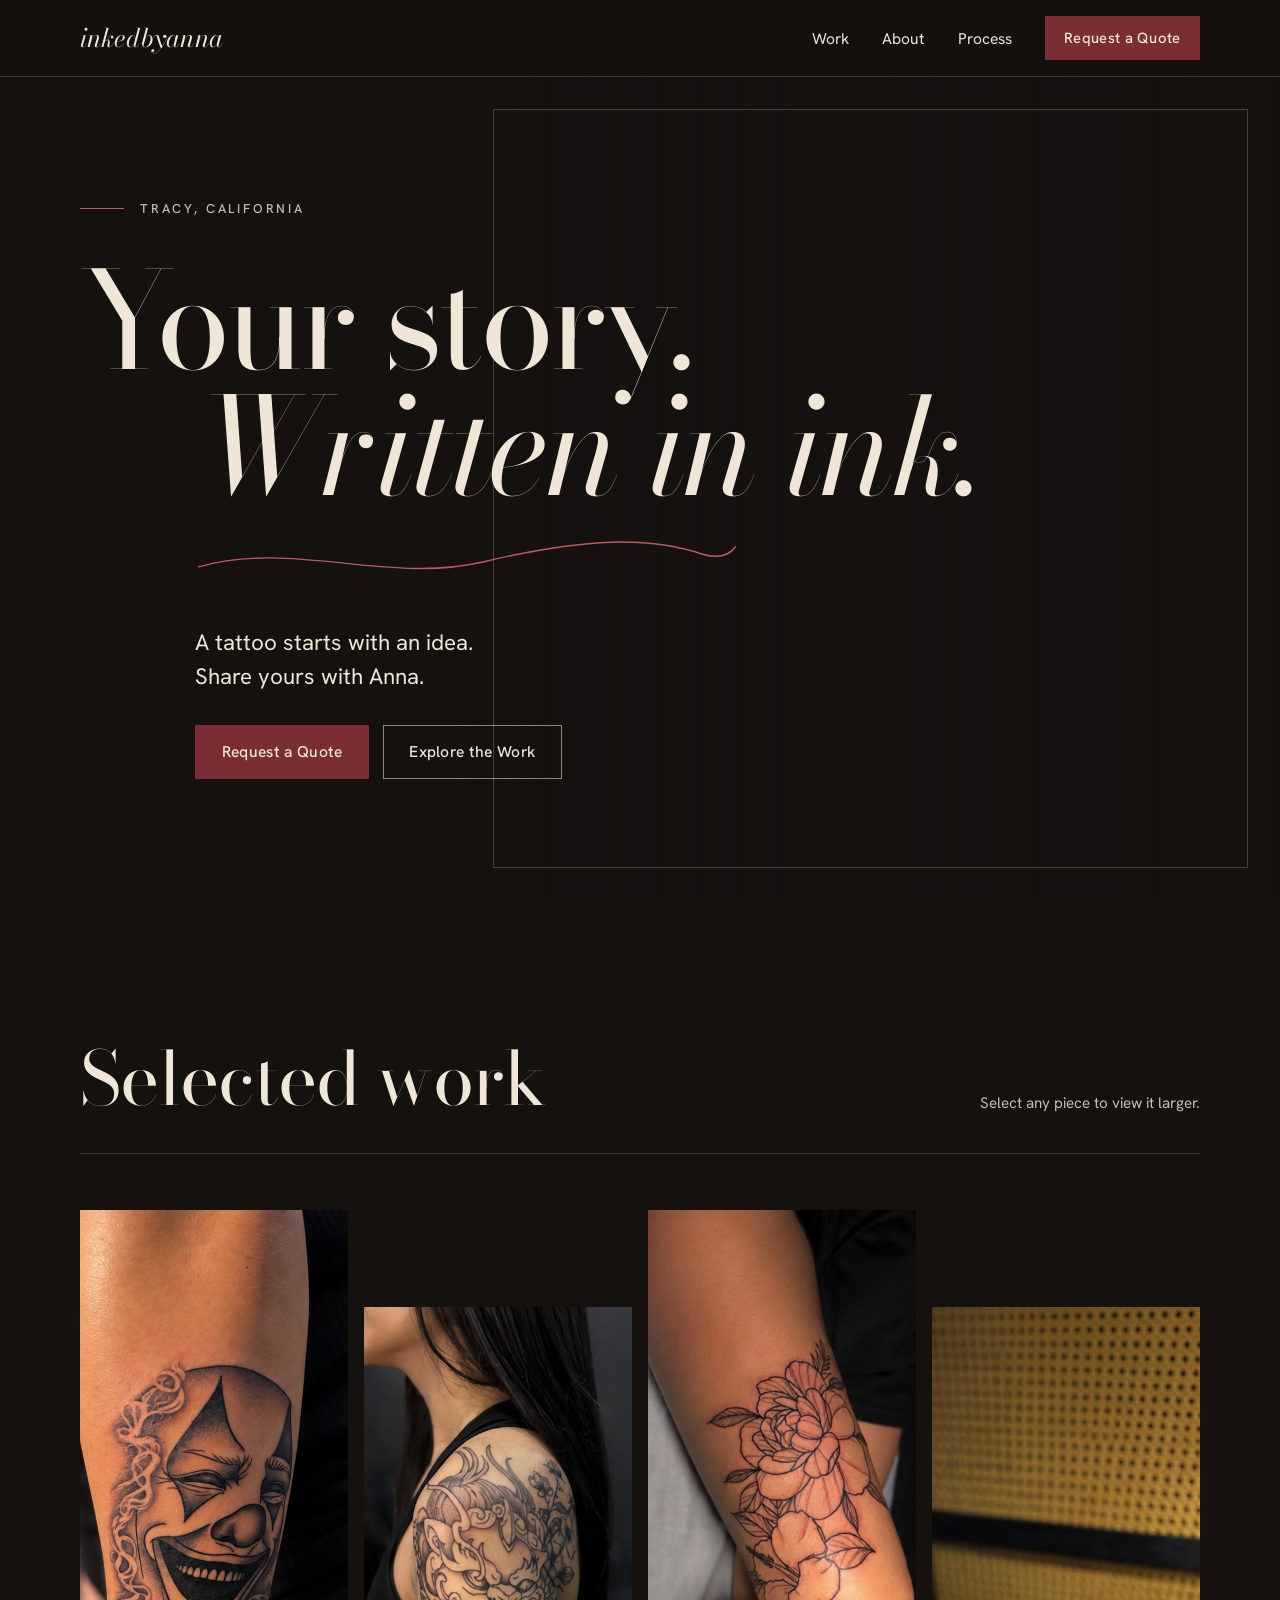
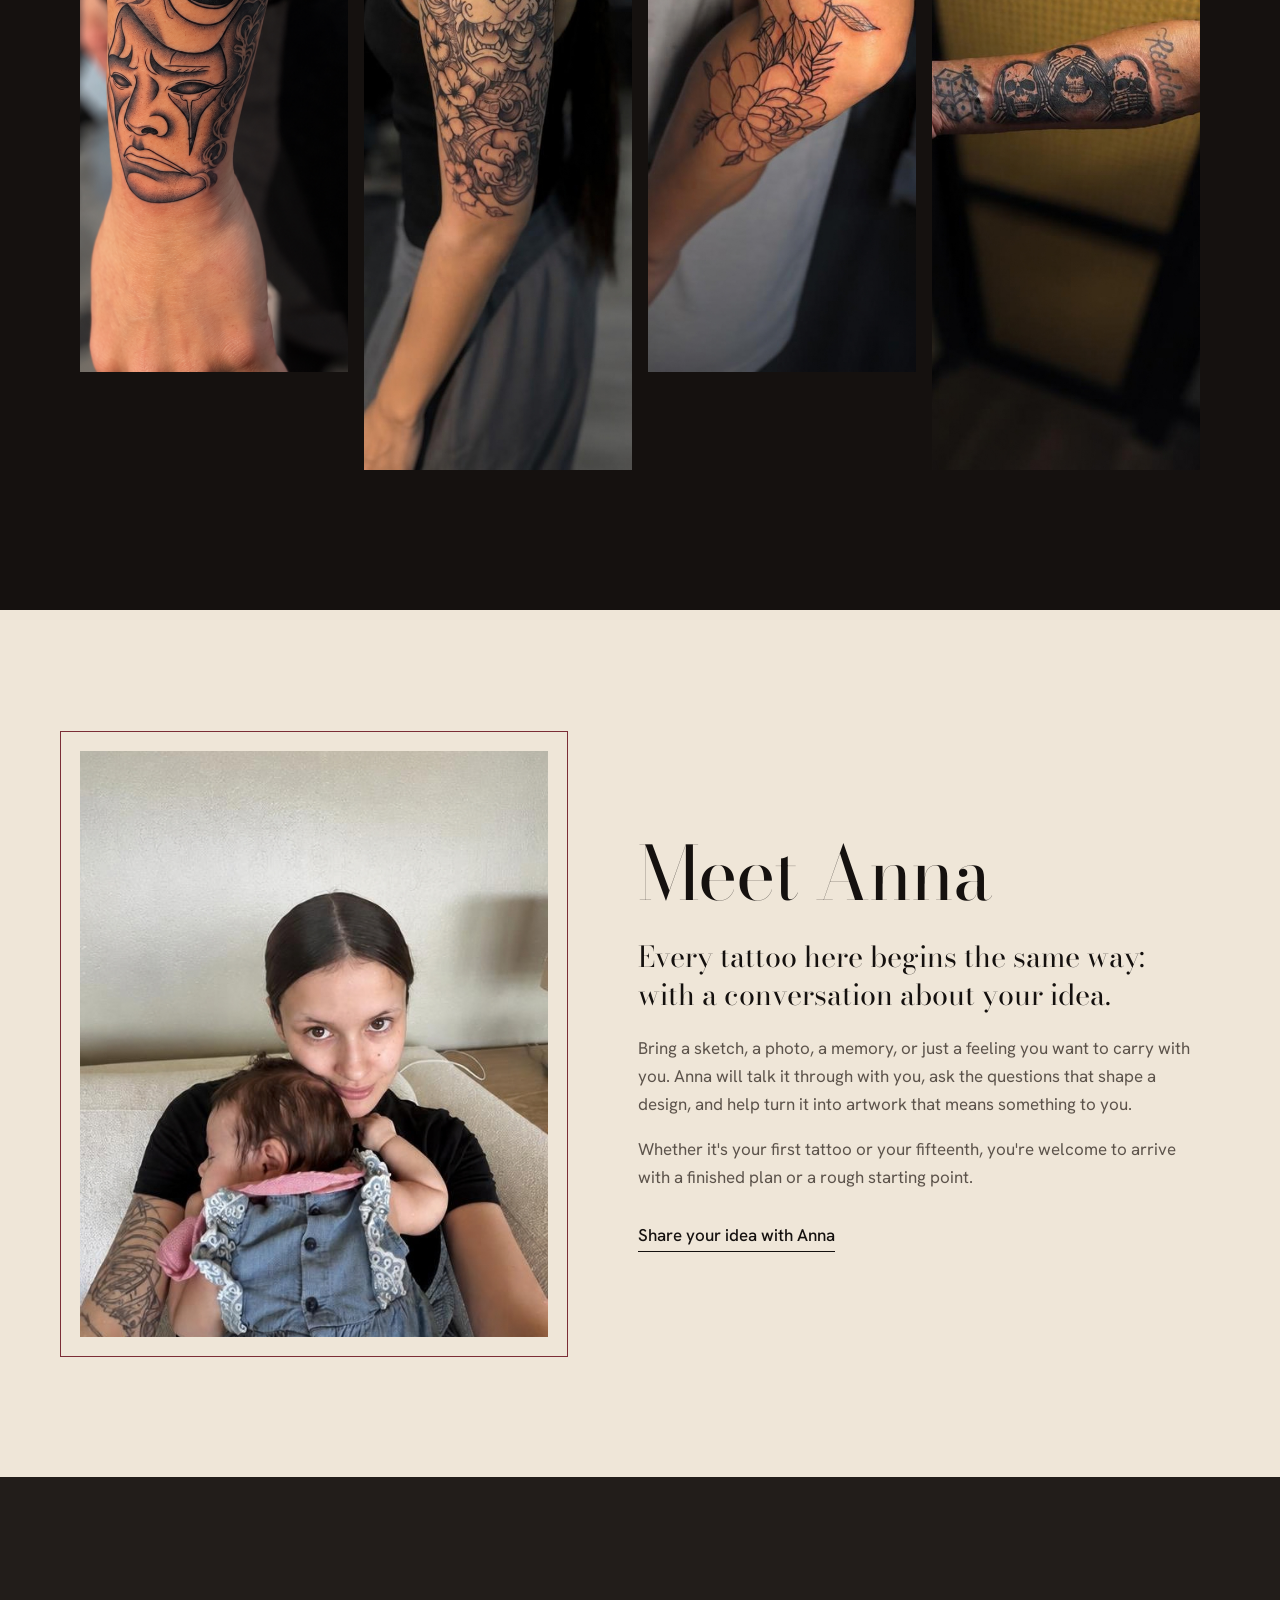
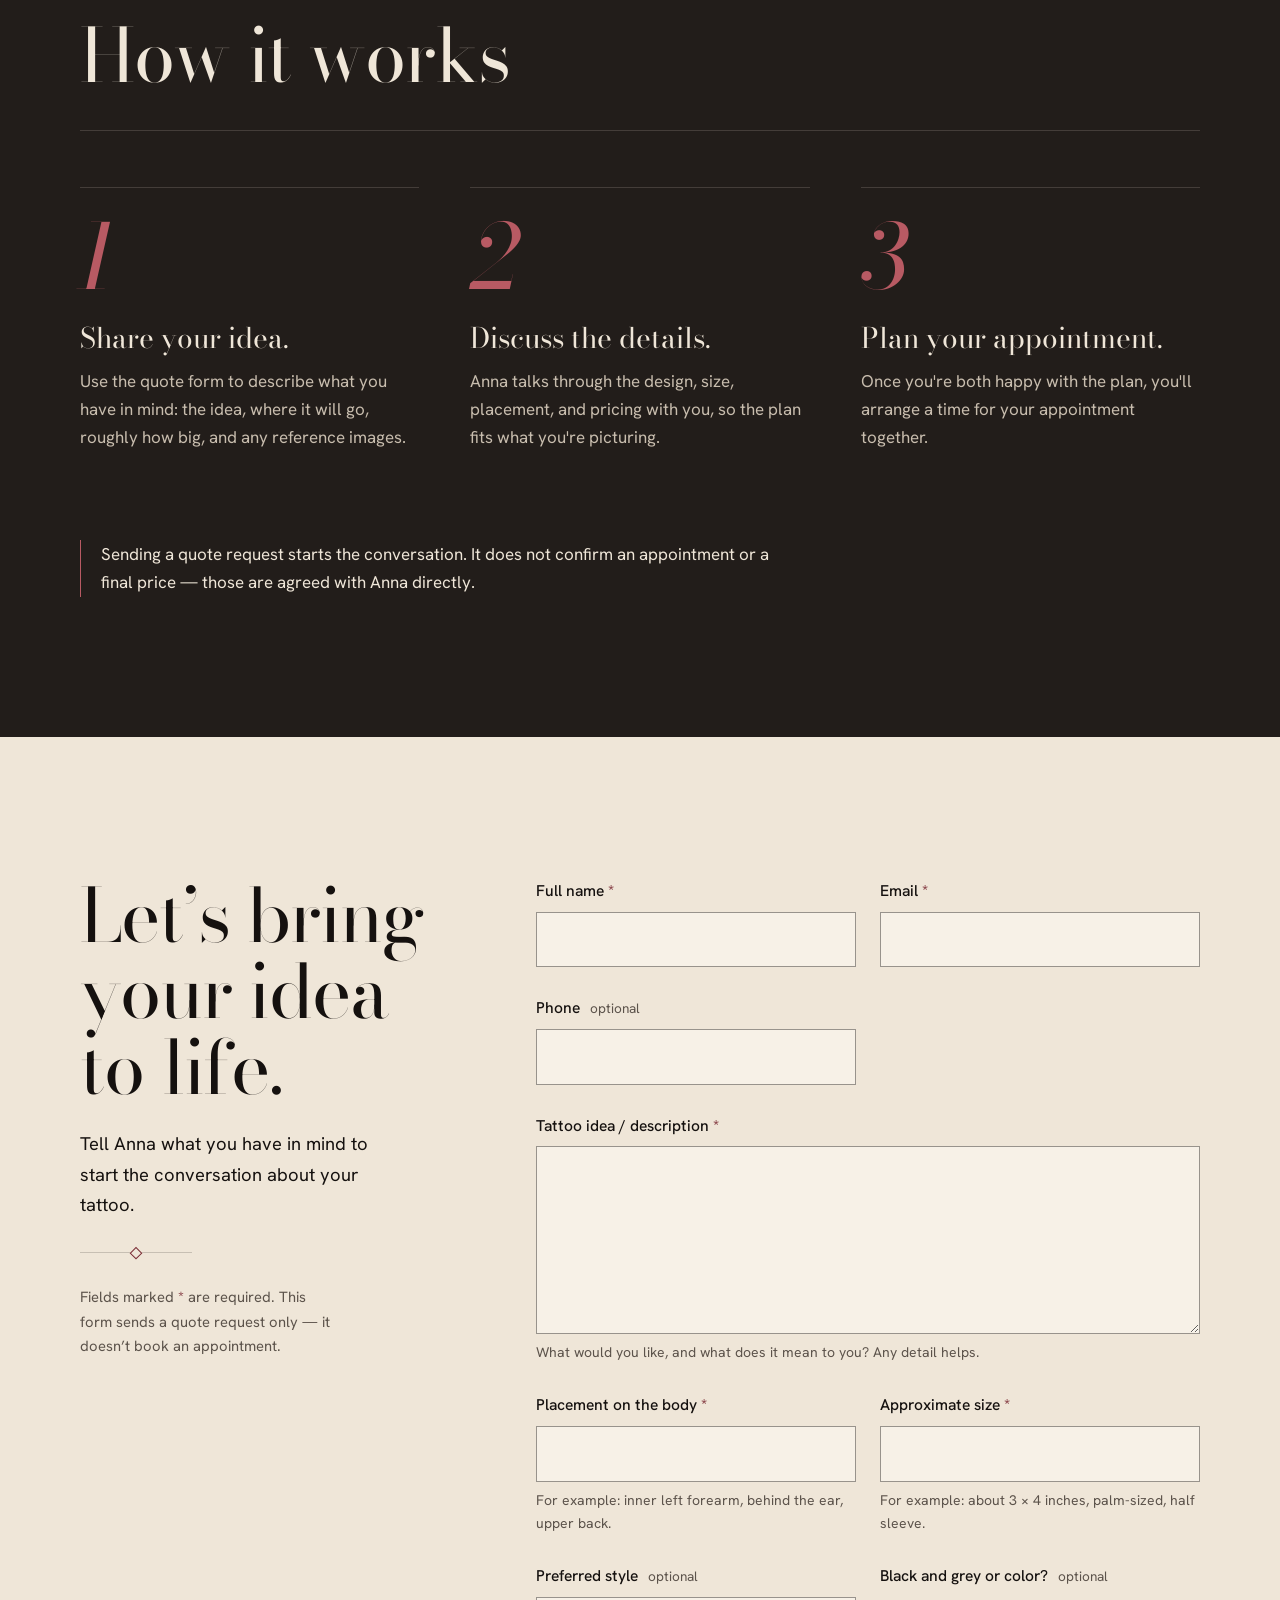
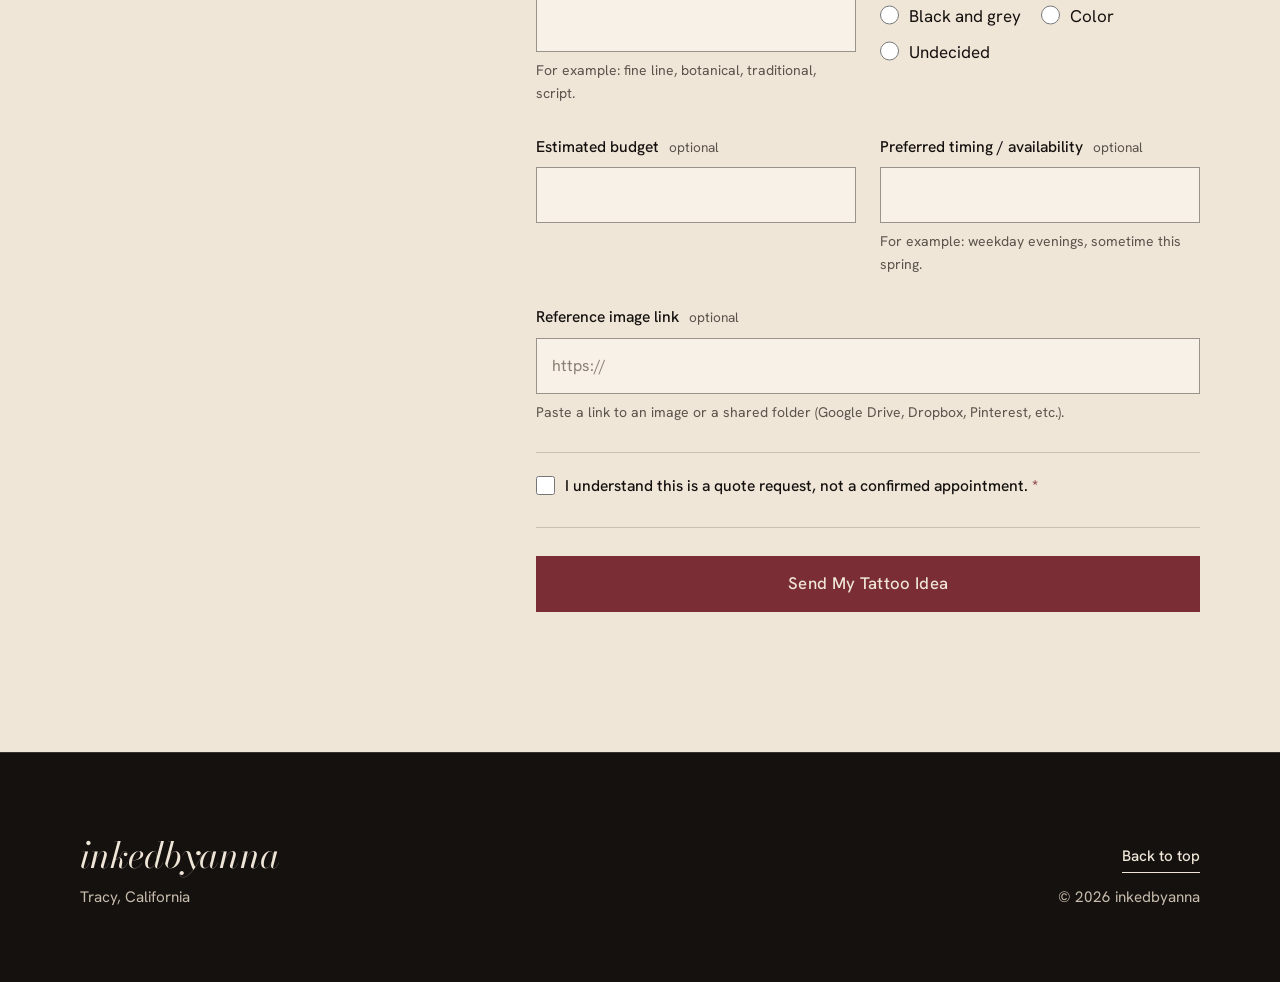
<file: index.html>
<!DOCTYPE html>
<html lang="en" class="no-js">
<head>
  <meta charset="utf-8">
  <meta name="viewport" content="width=device-width, initial-scale=1">
  <title>inkedbyanna | Tattoo Studio in Tracy, California</title>
  <meta name="description" content="inkedbyanna is a boutique tattoo studio in Tracy, California. Share your tattoo idea with Anna and request a quote to start the conversation.">
  <meta property="og:title" content="inkedbyanna | Tattoo Studio in Tracy, California">
  <meta property="og:description" content="Your story. Written in ink. Share your tattoo idea with Anna in Tracy, California.">
  <meta property="og:type" content="website">
  <meta name="theme-color" content="#15110F">
  <link rel="icon" href="assets/favicon.svg" type="image/svg+xml">

  <!-- Fonts: Bodoni Moda (headlines) + Hanken Grotesk (body text) -->
  <link rel="preconnect" href="https://fonts.googleapis.com">
  <link rel="preconnect" href="https://fonts.gstatic.com" crossorigin>
  <link rel="stylesheet" href="https://fonts.googleapis.com/css2?family=Bodoni+Moda:ital,opsz,wght@0,6..96,400..700;1,6..96,400..700&family=Hanken+Grotesk:wght@400;500;600&display=swap">

  <link rel="stylesheet" href="styles.css">
  <script>document.documentElement.classList.replace('no-js', 'js');</script>
</head>
<body>

  <a class="skip-link" href="#main">Skip to content</a>

  <!-- ============ HEADER ============ -->
  <header class="site-header" id="top">
    <div class="container site-header__inner">
      <a class="logo" href="#top" aria-label="inkedbyanna, back to top">inkedbyanna</a>

      <button class="nav-toggle" type="button" aria-expanded="false" aria-controls="site-nav">
        <span class="nav-toggle__bars" aria-hidden="true"></span>
        <span class="nav-toggle__label">Menu</span>
      </button>

      <nav class="site-nav" id="site-nav" aria-label="Main">
        <ul class="site-nav__list">
          <li><a href="#work">Work</a></li>
          <li><a href="#about">About</a></li>
          <li><a href="#process">Process</a></li>
          <li><a class="btn btn--primary btn--small" href="#quote">Request a Quote</a></li>
        </ul>
      </nav>
    </div>
  </header>

  <main id="main">

    <!-- ============ HERO ============ -->
    <section class="hero" aria-labelledby="hero-title">
      <div class="hero__media">
        <!-- Add a hero tattoo photo here, e.g. <img src="assets/hero.jpg" alt="..." width="1600" height="1100" fetchpriority="high"> -->
      </div>

      <div class="container hero__inner">
        <p class="hero__location">Tracy, California</p>

        <h1 class="hero__title" id="hero-title">
          <span class="hero__line">Your story.</span>
          <span class="hero__line hero__line--offset">Written in ink.</span>
        </h1>

        <!-- Decorative "needle stroke" that draws itself once on page load -->
        <svg class="hero__stroke" viewBox="0 0 600 70" aria-hidden="true" focusable="false">
          <path pathLength="1" d="M4 44 C 110 14, 210 64, 320 38 S 500 10, 560 30 C 580 36, 590 30, 596 22" />
        </svg>

        <p class="hero__lede">A tattoo starts with an idea. Share yours with Anna.</p>

        <div class="hero__actions">
          <a class="btn btn--primary" href="#quote">Request a Quote</a>
          <a class="btn btn--ghost" href="#work">Explore the Work</a>
        </div>
      </div>
    </section>


    <!-- ============ PORTFOLIO ============ -->
    <section class="work section" id="work" aria-labelledby="work-title">
      <div class="container">
        <div class="section-head">
          <h2 id="work-title">Selected work</h2>
          <p class="section-head__note">Select any piece to view it larger.</p>
        </div>

        <!--
          PORTFOLIO IMAGES
          Each item is a button that opens the lightbox.
          To add a photo: copy an item, set the img "src" to your photo
          (e.g. assets/work/new-piece.jpg) and write a short, honest "alt" description.
          The lightbox uses the same src and alt automatically.
        -->
        <ul class="work__grid" role="list">
          <li class="work__item work__item--1">
            <button class="work__open" type="button">
              <img src="assets/work/comedy-tragedy-masks.png" alt="Black and grey comedy and tragedy masks with smoke on a forearm" width="1087" height="1447" loading="lazy" decoding="async">
            </button>
          </li>
          <li class="work__item work__item--2">
            <button class="work__open" type="button">
              <img src="assets/work/foo-dog-half-sleeve.png" alt="Fine-line foo dog half sleeve with cherry blossoms on an upper arm" width="560" height="1200" loading="lazy" decoding="async">
            </button>
          </li>
          <li class="work__item work__item--3">
            <button class="work__open" type="button">
              <img src="assets/work/floral-knee-piece.png" alt="Fine-line peony and hibiscus flowers wrapping around a knee" width="560" height="1200" loading="lazy" decoding="async">
            </button>
          </li>
          <li class="work__item work__item--4">
            <button class="work__open" type="button">
              <img src="assets/work/three-skulls-forearm.png" alt="Three hooded skulls with dice and script lettering on a forearm" width="560" height="1200" loading="lazy" decoding="async">
            </button>
          </li>
        </ul>
      </div>
    </section>


    <!-- ============ ABOUT ============ -->
    <section class="about section section--light" id="about" aria-labelledby="about-title">
      <div class="container about__grid">
        <figure class="about__figure">
          <img src="assets/anna.png"
               alt="Portrait of Anna holding a baby"
               width="560" height="1200" loading="lazy" decoding="async">
        </figure>

        <div class="about__text">
          <h2 id="about-title">Meet Anna</h2>

          <p class="about__lead">Every tattoo here begins the same way: with a conversation about your idea.</p>
          <p>Bring a sketch, a photo, a memory, or just a feeling you want to carry with you. Anna will talk it through with you, ask the questions that shape a design, and help turn it into artwork that means something to you.</p>
          <p>Whether it's your first tattoo or your fifteenth, you're welcome to arrive with a finished plan or a rough starting point.</p>

          <a class="text-link" href="#quote">Share your idea with Anna</a>
        </div>
      </div>
    </section>


    <!-- ============ PROCESS ============ -->
    <section class="process section" id="process" aria-labelledby="process-title">
      <div class="container">
        <div class="section-head">
          <h2 id="process-title">How it works</h2>
        </div>

        <ol class="process__steps" role="list">
          <li class="process__step">
            <span class="process__num" aria-hidden="true">1</span>
            <h3>Share your idea.</h3>
            <p>Use the quote form to describe what you have in mind: the idea, where it will go, roughly how big, and any reference images.</p>
          </li>
          <li class="process__step">
            <span class="process__num" aria-hidden="true">2</span>
            <h3>Discuss the details.</h3>
            <p>Anna talks through the design, size, placement, and pricing with you, so the plan fits what you're picturing.</p>
          </li>
          <li class="process__step">
            <span class="process__num" aria-hidden="true">3</span>
            <h3>Plan your appointment.</h3>
            <p>Once you're both happy with the plan, you'll arrange a time for your appointment together.</p>
          </li>
        </ol>

        <p class="process__note">
          Sending a quote request starts the conversation. It does not confirm an appointment or a final price — those are agreed with Anna directly.
        </p>
      </div>
    </section>


    <!-- ============ QUOTE REQUEST FORM ============ -->
    <section class="quote section section--light" id="quote" aria-labelledby="quote-title">
      <div class="container quote__grid">
        <div class="quote__intro">
          <h2 id="quote-title">Let’s bring your idea to life.</h2>
          <p>Tell Anna what you have in mind to start the conversation about your tattoo.</p>
          <div class="ornament" aria-hidden="true"></div>
          <p class="quote__small">Fields marked <span class="req">*</span> are required. This form sends a quote request only — it doesn’t book an appointment.</p>
        </div>

        <!--
          NETLIFY FORM
          Netlify detects this form automatically when the site is deployed.
          Keep name="tattoo-quote", the hidden "form-name" input and the
          "bot-field" honeypot exactly as they are.
        -->
        <form class="quote-form"
              name="tattoo-quote"
              method="POST"
              action="/thank-you.html"
              data-netlify="true"
              netlify-honeypot="bot-field">

          <input type="hidden" name="form-name" value="tattoo-quote">

          <!-- Honeypot: hidden from people, bots fill it in and get filtered out -->
          <p class="honeypot" aria-hidden="true">
            <label>Leave this field empty: <input name="bot-field" tabindex="-1" autocomplete="off"></label>
          </p>

          <div class="field">
            <label for="full-name">Full name <span class="req" aria-hidden="true">*</span></label>
            <input id="full-name" name="full-name" type="text" autocomplete="name" required>
          </div>

          <div class="field">
            <label for="email">Email <span class="req" aria-hidden="true">*</span></label>
            <input id="email" name="email" type="email" autocomplete="email" required>
          </div>

          <div class="field">
            <label for="phone">Phone <span class="opt">optional</span></label>
            <input id="phone" name="phone" type="tel" autocomplete="tel">
          </div>

          <div class="field field--full">
            <label for="idea">Tattoo idea / description <span class="req" aria-hidden="true">*</span></label>
            <textarea id="idea" name="idea" rows="6" required aria-describedby="idea-hint"></textarea>
            <p class="hint" id="idea-hint">What would you like, and what does it mean to you? Any detail helps.</p>
          </div>

          <div class="field">
            <label for="placement">Placement on the body <span class="req" aria-hidden="true">*</span></label>
            <input id="placement" name="placement" type="text" required aria-describedby="placement-hint">
            <p class="hint" id="placement-hint">For example: inner left forearm, behind the ear, upper back.</p>
          </div>

          <div class="field">
            <label for="size">Approximate size <span class="req" aria-hidden="true">*</span></label>
            <input id="size" name="size" type="text" required aria-describedby="size-hint">
            <p class="hint" id="size-hint">For example: about 3 × 4 inches, palm-sized, half sleeve.</p>
          </div>

          <div class="field">
            <label for="style">Preferred style <span class="opt">optional</span></label>
            <input id="style" name="style" type="text" aria-describedby="style-hint">
            <p class="hint" id="style-hint">For example: fine line, botanical, traditional, script.</p>
          </div>

          <fieldset class="field choice">
            <legend>Black and grey or color? <span class="opt">optional</span></legend>
            <div class="choice__options">
              <label><input type="radio" name="color" value="Black and grey"> Black and grey</label>
              <label><input type="radio" name="color" value="Color"> Color</label>
              <label><input type="radio" name="color" value="Undecided"> Undecided</label>
            </div>
          </fieldset>

          <div class="field">
            <label for="budget">Estimated budget <span class="opt">optional</span></label>
            <input id="budget" name="budget" type="text" inputmode="text">
          </div>

          <div class="field">
            <label for="timing">Preferred timing / availability <span class="opt">optional</span></label>
            <input id="timing" name="timing" type="text" aria-describedby="timing-hint">
            <p class="hint" id="timing-hint">For example: weekday evenings, sometime this spring.</p>
          </div>

          <div class="field field--full">
            <label for="reference-link">Reference image link <span class="opt">optional</span></label>
            <input id="reference-link" name="reference-link" type="url" inputmode="url" placeholder="https://" aria-describedby="reference-hint">
            <p class="hint" id="reference-hint">Paste a link to an image or a shared folder (Google Drive, Dropbox, Pinterest, etc.).</p>
          </div>

          <div class="field field--full acknowledge">
            <label class="acknowledge__label">
              <input type="checkbox" name="acknowledgment" value="I understand this is a quote request, not a confirmed appointment" required>
              <span>I understand this is a quote request, not a confirmed appointment. <span class="req" aria-hidden="true">*</span></span>
            </label>
          </div>

          <div class="field field--full">
            <button class="btn btn--primary btn--large" type="submit">Send My Tattoo Idea</button>
          </div>
        </form>
      </div>
    </section>

  </main>


  <!-- ============ FOOTER ============ -->
  <footer class="site-footer">
    <div class="container site-footer__inner">
      <div class="site-footer__brand">
        <p class="logo logo--footer">inkedbyanna</p>
        <p>Tracy, California</p>
      </div>

      <!--
        CONTACT & SOCIAL (optional)
        When you have real details, uncomment the list below and fill them in.
        Do not publish links until they work.

      <ul class="site-footer__links" role="list">
        <li><a href="https://www.instagram.com/YOUR-HANDLE/" rel="noopener">Instagram</a></li>
        <li><a href="mailto:YOUR-EMAIL@example.com">YOUR-EMAIL@example.com</a></li>
      </ul>
      -->

      <div class="site-footer__meta">
        <a class="text-link text-link--light" href="#top">Back to top</a>
        <p>&copy; <span data-year>2026</span> inkedbyanna</p>
      </div>
    </div>
  </footer>


  <!-- ============ LIGHTBOX (portfolio viewer) ============ -->
  <dialog class="lightbox" aria-label="Portfolio image viewer">
    <div class="lightbox__frame">
      <button class="lightbox__close" type="button" aria-label="Close image viewer">
        <span aria-hidden="true">Close ×</span>
      </button>
      <figure class="lightbox__figure">
        <img class="lightbox__img" src="assets/work/comedy-tragedy-masks.png" alt="">
        <figcaption class="lightbox__caption" aria-live="polite"></figcaption>
      </figure>
      <div class="lightbox__nav">
        <button class="lightbox__prev" type="button" aria-label="Previous image">Previous</button>
        <button class="lightbox__next" type="button" aria-label="Next image">Next</button>
      </div>
    </div>
  </dialog>

  <script src="script.js" defer></script>
</body>
</html>
</file>
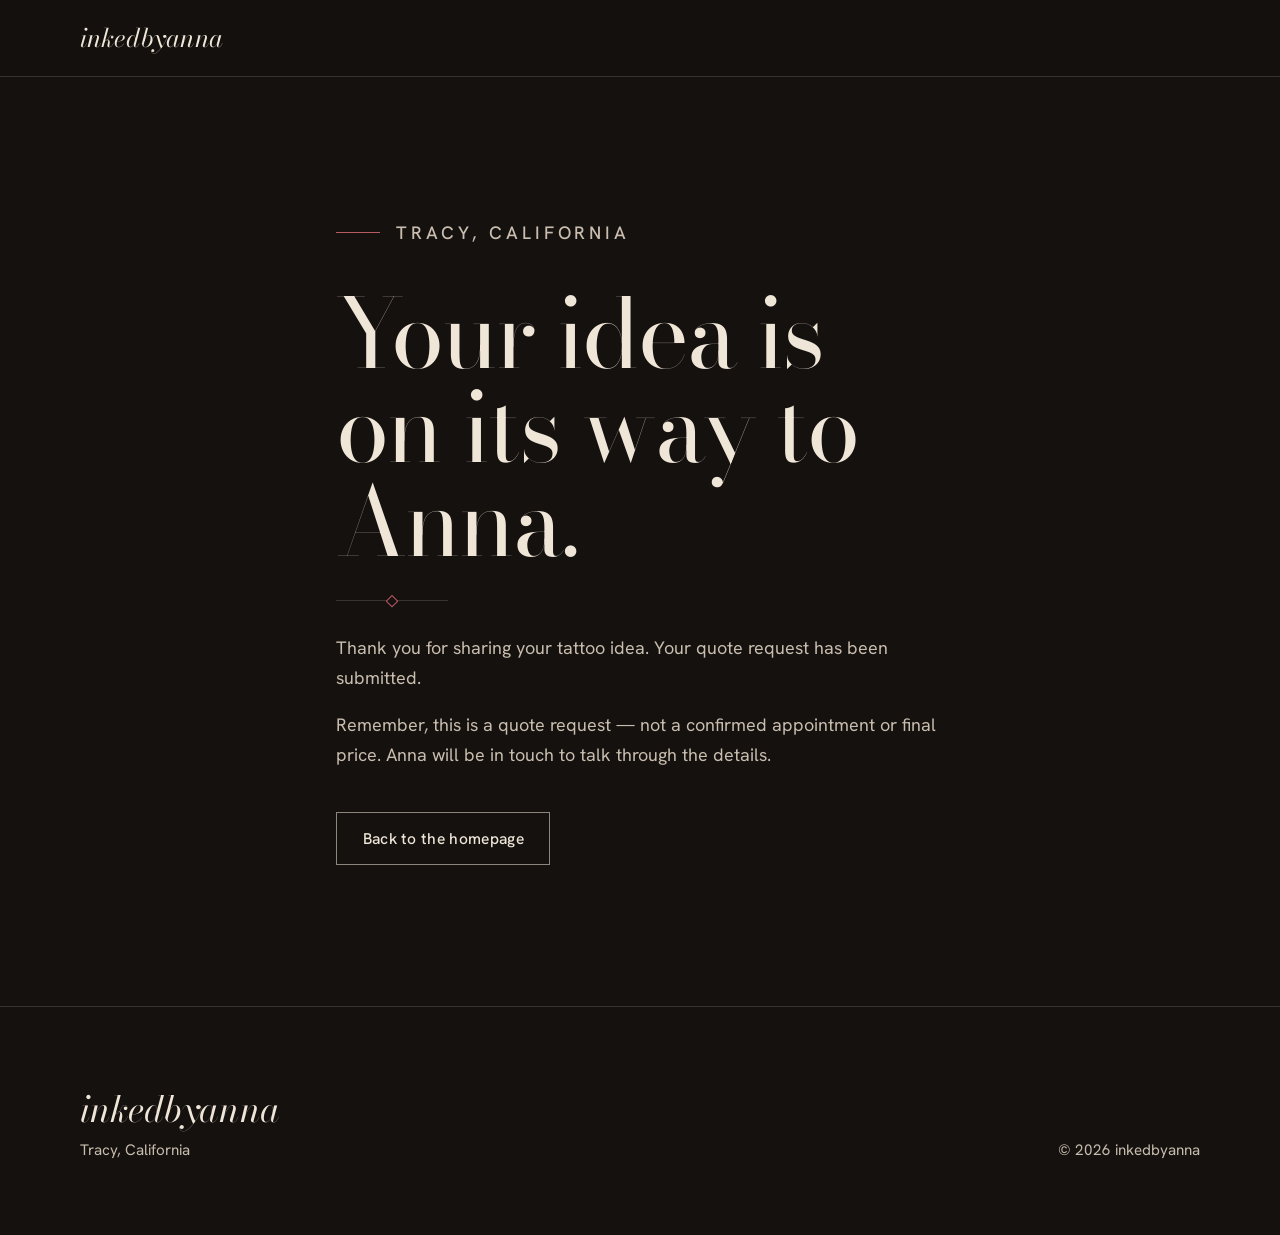
<file: thank-you.html>
<!DOCTYPE html>
<html lang="en" class="no-js">
<head>
  <meta charset="utf-8">
  <meta name="viewport" content="width=device-width, initial-scale=1">
  <title>Thank you | inkedbyanna, Tracy, California</title>
  <meta name="description" content="Your tattoo quote request has been sent to inkedbyanna in Tracy, California.">
  <meta name="robots" content="noindex">
  <meta name="theme-color" content="#15110F">
  <link rel="icon" href="assets/favicon.svg" type="image/svg+xml">
  <link rel="preconnect" href="https://fonts.googleapis.com">
  <link rel="preconnect" href="https://fonts.gstatic.com" crossorigin>
  <link rel="stylesheet" href="https://fonts.googleapis.com/css2?family=Bodoni+Moda:ital,opsz,wght@0,6..96,400..700;1,6..96,400..700&family=Hanken+Grotesk:wght@400;500;600&display=swap">
  <link rel="stylesheet" href="styles.css">
  <script>document.documentElement.classList.replace('no-js', 'js');</script>
</head>
<body>

  <header class="site-header">
    <div class="container site-header__inner">
      <a class="logo" href="index.html">inkedbyanna</a>
    </div>
  </header>

  <main class="thanks">
    <div class="container thanks__inner">
      <p class="hero__location">Tracy, California</p>
      <h1>Your idea is on its way to Anna.</h1>
      <div class="ornament" aria-hidden="true"></div>
      <p>Thank you for sharing your tattoo idea. Your quote request has been submitted.</p>
      <p>Remember, this is a quote request — not a confirmed appointment or final price. Anna will be in touch to talk through the details.</p>
      <a class="btn btn--ghost" href="index.html">Back to the homepage</a>
    </div>
  </main>

  <footer class="site-footer">
    <div class="container site-footer__inner">
      <div class="site-footer__brand">
        <p class="logo logo--footer">inkedbyanna</p>
        <p>Tracy, California</p>
      </div>
      <div class="site-footer__meta">
        <p>&copy; <span data-year>2026</span> inkedbyanna</p>
      </div>
    </div>
  </footer>

  <script src="script.js" defer></script>
</body>
</html>
</file>
<file: styles.css>
/* =========================================================
   inkedbyanna — styles.css
   Plain CSS, no build step. Edit the variables below to
   change colors, fonts and spacing across the whole site.
   ========================================================= */

:root {
  /* Colors */
  --ink: #15110F;          /* near-black, warm */
  --charcoal: #221D1A;     /* section background */
  --charcoal-2: #2C2622;   /* raised surfaces, lines */
  --ivory: #EFE6D8;        /* main light color */
  --ivory-muted: #C8BDAE;  /* secondary text on dark */
  --stone: #5C534B;        /* secondary text on ivory */
  --burgundy: #7B2D36;     /* accent: buttons, fills */
  --burgundy-deep: #62222A;
  --burgundy-soft: #B85A63;/* accent on dark backgrounds (lines only) */
  --line-dark: rgba(239, 230, 216, 0.16);
  --line-light: rgba(21, 17, 15, 0.18);

  /* Type */
  --font-display: "Bodoni Moda", "Didot", "Bodoni 72", Georgia, "Times New Roman", serif;
  --font-body: "Hanken Grotesk", "Helvetica Neue", Arial, system-ui, sans-serif;

  /* Layout */
  --container: 76rem;
  --gutter: clamp(1.25rem, 4vw, 3rem);
  --section-space: clamp(5rem, 11vw, 9.5rem);
  --header-h: 4.75rem; /* updated by script.js to the real header height */
}

/* ---------- Reset & base ---------- */
*, *::before, *::after { box-sizing: border-box; }

html {
  scroll-padding-top: calc(var(--header-h) + 1rem); /* keeps sticky header off section headings */
  -webkit-text-size-adjust: 100%;
}
@media (prefers-reduced-motion: no-preference) {
  html { scroll-behavior: smooth; }
}

body {
  margin: 0;
  background: var(--ink);
  color: var(--ivory);
  font-family: var(--font-body);
  font-size: 1.0625rem;
  line-height: 1.65;
  -webkit-font-smoothing: antialiased;
  overflow-x: hidden;
}

img { display: block; max-width: 100%; height: auto; }
h1, h2, h3 { margin: 0; font-weight: 400; }
p { margin: 0 0 1em; }
ul[role="list"], ol[role="list"] { list-style: none; margin: 0; padding: 0; }
button { font: inherit; color: inherit; }

h2 {
  font-family: var(--font-display);
  font-size: clamp(2.6rem, 5.8vw, 4.9rem);
  line-height: 1.02;
  letter-spacing: -0.015em;
}

.container {
  width: 100%;
  max-width: var(--container);
  margin-inline: auto;
  padding-inline: var(--gutter);
}

.section { padding-block: var(--section-space); }

/* Ivory sections */
.section--light {
  background: var(--ivory);
  color: var(--ink);
}

/* ---------- Focus states (keyboard) ---------- */
:focus-visible {
  outline: 2px solid var(--ivory);
  outline-offset: 3px;
}
.section--light :focus-visible { outline-color: var(--burgundy); }

.skip-link {
  position: absolute;
  left: 1rem;
  top: -4rem;
  z-index: 100;
  padding: 0.75rem 1rem;
  background: var(--ivory);
  color: var(--ink);
}
.skip-link:focus { top: 1rem; }

/* ---------- Buttons & links ---------- */
.btn {
  display: inline-flex;
  align-items: center;
  justify-content: center;
  min-height: 3rem;
  padding: 0.8rem 1.6rem;
  border: 1px solid transparent;
  border-radius: 0;
  font-family: var(--font-body);
  font-size: 0.975rem;
  font-weight: 500;
  letter-spacing: 0.02em;
  text-decoration: none;
  cursor: pointer;
  transition: background-color 0.25s ease, color 0.25s ease, border-color 0.25s ease;
}
.btn--primary {
  background: var(--burgundy);
  color: var(--ivory);
  border-color: var(--burgundy);
}
.btn--primary:hover { background: var(--burgundy-deep); border-color: var(--burgundy-deep); }
.btn--ghost {
  color: var(--ivory);
  border-color: rgba(239, 230, 216, 0.55);
}
.btn--ghost:hover { background: var(--ivory); color: var(--ink); }
.btn--small { min-height: 2.6rem; padding: 0.55rem 1.15rem; font-size: 0.925rem; }
.btn--large { min-height: 3.5rem; padding-inline: 2.25rem; font-size: 1.05rem; }

.text-link {
  display: inline-block;
  color: inherit;
  font-weight: 500;
  text-decoration: none;
  border-bottom: 1px solid currentColor;
  padding-bottom: 0.15rem;
  transition: color 0.2s ease, border-color 0.2s ease;
}
.section--light .text-link:hover { color: var(--burgundy); }
.text-link--light:hover { color: var(--ivory-muted); }

/* ---------- Header ---------- */
.site-header {
  position: sticky;
  top: 0;
  z-index: 50;
  background: rgba(21, 17, 15, 0.92);
  border-bottom: 1px solid var(--line-dark);
  -webkit-backdrop-filter: blur(8px);
  backdrop-filter: blur(8px);
}
.site-header__inner {
  display: flex;
  align-items: center;
  justify-content: space-between;
  gap: 1rem;
  min-height: 4.75rem;
}

.logo {
  font-family: var(--font-display);
  font-size: 1.6rem;
  font-style: italic;
  letter-spacing: -0.01em;
  color: var(--ivory);
  text-decoration: none;
  margin: 0;
}

.site-nav__list {
  display: flex;
  align-items: center;
  gap: clamp(1.25rem, 2.6vw, 2.25rem);
  list-style: none;
  margin: 0;
  padding: 0;
}
.site-nav__list a:not(.btn) {
  color: var(--ivory);
  text-decoration: none;
  font-size: 0.975rem;
  padding-block: 0.4rem;
  border-bottom: 1px solid transparent;
  transition: border-color 0.2s ease;
}
.site-nav__list a:not(.btn):hover { border-color: var(--burgundy-soft); }

.nav-toggle { display: none; }

/* Mobile navigation */
@media (max-width: 52rem) {
  .js .nav-toggle {
    display: inline-flex;
    align-items: center;
    gap: 0.65rem;
    min-height: 2.75rem;
    padding: 0.5rem 0.25rem 0.5rem 0.5rem;
    background: none;
    border: 0;
    cursor: pointer;
  }
  .nav-toggle__bars,
  .nav-toggle__bars::before {
    display: block;
    width: 1.5rem;
    height: 1px;
    background: var(--ivory);
    transition: transform 0.25s ease;
  }
  .nav-toggle__bars { position: relative; transform: translateY(-3px); }
  .nav-toggle__bars::before { content: ""; position: absolute; top: 6px; }
  .nav-toggle[aria-expanded="true"] .nav-toggle__bars { transform: translateY(3px) rotate(45deg); }
  .nav-toggle[aria-expanded="true"] .nav-toggle__bars::before { transform: translateY(-6px) rotate(-90deg); }

  .js .site-nav {
    position: absolute;
    left: 0;
    right: 0;
    top: 100%;
    background: var(--ink);
    border-bottom: 1px solid var(--line-dark);
    display: none;
  }
  .js .site-nav.is-open { display: block; }
  .js .site-nav__list {
    flex-direction: column;
    align-items: stretch;
    gap: 0;
    padding: 0.5rem var(--gutter) 1.5rem;
  }
  .js .site-nav__list a:not(.btn) {
    display: block;
    font-family: var(--font-display);
    font-size: 1.75rem;
    padding: 0.75rem 0;
    border-bottom: 1px solid var(--line-dark);
  }
  .js .site-nav__list .btn { width: 100%; margin-top: 1.25rem; min-height: 3.25rem; }

  /* Without JavaScript: simply wrap the links */
  .no-js .site-header__inner { flex-wrap: wrap; padding-block: 0.75rem; }
  .no-js .site-nav__list { flex-wrap: wrap; gap: 1rem; }
}

/* ---------- Hero ---------- */
.hero {
  position: relative;
  isolation: isolate;
  min-height: clamp(36rem, calc(100svh - var(--header-h)), 58rem);
  display: flex;
  align-items: center;
  overflow: hidden;
}
.hero__media {
  position: absolute;
  inset: 0 0 0 auto;
  width: 64%;
  z-index: -1;
}
.hero__media img {
  width: 100%;
  height: 100%;
  object-fit: cover;
}
/* Dark overlay so the headline stays readable over any photo */
.hero__media::before {
  content: "";
  position: absolute;
  inset: 0;
  background:
    linear-gradient(90deg, var(--ink) 0%, rgba(21, 17, 15, 0.82) 22%, rgba(21, 17, 15, 0.35) 62%, rgba(21, 17, 15, 0.5) 100%),
    linear-gradient(0deg, rgba(21, 17, 15, 0.7) 0%, rgba(21, 17, 15, 0) 40%);
}
/* Thin inset frame, like a matted flash sheet */
.hero__media::after {
  content: "";
  position: absolute;
  inset: clamp(1rem, 2.5vw, 2rem);
  border: 1px solid rgba(239, 230, 216, 0.22);
  pointer-events: none;
}

.hero__inner {
  position: relative;
  padding-block: clamp(4rem, 9vw, 7rem);
}

.hero__location {
  display: flex;
  align-items: center;
  gap: 1rem;
  margin-bottom: clamp(1.5rem, 3vw, 2.5rem);
  font-size: 0.8rem;
  font-weight: 500;
  letter-spacing: 0.22em;
  text-transform: uppercase;
  color: var(--ivory-muted);
}
.hero__location::before {
  content: "";
  width: 2.75rem;
  height: 1px;
  background: var(--burgundy-soft);
}

.hero__title {
  font-family: var(--font-display);
  font-size: clamp(3.4rem, 10.5vw, 9.25rem);
  line-height: 0.94;
  letter-spacing: -0.03em;
}
.hero__line { display: block; }
.hero__line--offset {
  padding-left: clamp(1.5rem, 9vw, 9rem);
  font-style: italic;
}

/* The signature "needle stroke" */
.hero__stroke {
  display: block;
  width: min(34rem, 72vw);
  height: auto;
  margin: clamp(0.5rem, 1.5vw, 1rem) 0 clamp(1.5rem, 3vw, 2.25rem) clamp(1.5rem, 9vw, 9rem);
  overflow: visible;
}
.hero__stroke path {
  fill: none;
  stroke: var(--burgundy-soft);
  stroke-width: 1.6;
  stroke-linecap: round;
}
@media (prefers-reduced-motion: no-preference) {
  .hero__stroke path {
    stroke-dasharray: 1;
    stroke-dashoffset: 1;
    animation: ink-in 1.8s cubic-bezier(0.65, 0, 0.35, 1) 0.5s forwards;
  }
}
@keyframes ink-in { to { stroke-dashoffset: 0; } }

.hero__lede {
  max-width: 26ch;
  margin-left: clamp(1.5rem, 9vw, 9rem);
  font-size: clamp(1.15rem, 1.8vw, 1.4rem);
  line-height: 1.5;
  color: var(--ivory);
}
.hero__actions {
  display: flex;
  flex-wrap: wrap;
  gap: 0.85rem;
  margin: 2rem 0 0 clamp(1.5rem, 9vw, 9rem);
}

@media (max-width: 52rem) {
  .hero { align-items: flex-end; }
  .hero__media { width: 100%; }
  .hero__media::after { display: none; }
  .hero__media::before {
    background:
      linear-gradient(0deg, var(--ink) 8%, rgba(21, 17, 15, 0.78) 55%, rgba(21, 17, 15, 0.45) 100%);
  }
}
@media (max-width: 30rem) {
  .hero__line--offset, .hero__lede, .hero__actions, .hero__stroke { margin-left: 0; padding-left: 0; }
  .hero__actions .btn { flex: 1 1 100%; }
}

/* ---------- Section heading row ---------- */
.section-head {
  display: flex;
  flex-wrap: wrap;
  align-items: flex-end;
  justify-content: space-between;
  gap: 1rem 2rem;
  padding-bottom: clamp(1.5rem, 3vw, 2.25rem);
  margin-bottom: clamp(2rem, 5vw, 3.5rem);
  border-bottom: 1px solid var(--line-dark);
}
.section-head__note {
  margin: 0;
  color: var(--ivory-muted);
  font-size: 0.95rem;
}

/* ---------- Portfolio grid ---------- */
.work { background: var(--ink); }

.work__grid {
  display: grid;
  grid-template-columns: repeat(12, minmax(0, 1fr));
  grid-auto-rows: clamp(3.25rem, 6.4vw, 5.5rem);
  gap: clamp(0.6rem, 1.2vw, 1rem);
}
/* Editorial placement: each item gets its own shape */
.work__item--1 { grid-column: 1 / 4;   grid-row: 1 / 9; }
.work__item--2 { grid-column: 4 / 7;   grid-row: 2 / 10; }
.work__item--3 { grid-column: 7 / 10;  grid-row: 1 / 9; }
.work__item--4 { grid-column: 10 / 13; grid-row: 2 / 10; }

.work__open {
  position: relative;
  display: block;
  width: 100%;
  height: 100%;
  padding: 0;
  border: 0;
  background: var(--charcoal);
  cursor: zoom-in;
  overflow: hidden;
}
.work__open img {
  width: 100%;
  height: 100%;
  object-fit: cover;
  transition: transform 0.7s cubic-bezier(0.2, 0.7, 0.2, 1), filter 0.4s ease;
}
/* Hover: a gentle push-in and a thin frame drawn inside */
.work__open::after {
  content: "";
  position: absolute;
  inset: 0.75rem;
  border: 1px solid rgba(239, 230, 216, 0.6);
  opacity: 0;
  transition: opacity 0.35s ease;
}
.work__open:hover::after,
.work__open:focus-visible::after { opacity: 1; }
.work__open:hover img { transform: scale(1.035); filter: brightness(0.9); }
.work__open:focus-visible { outline-offset: 4px; }

@media (max-width: 52rem) {
  .work__grid {
    grid-template-columns: repeat(2, minmax(0, 1fr));
    grid-auto-rows: auto;
  }
  .work__item { grid-column: auto !important; grid-row: auto !important; aspect-ratio: 3 / 5; }
}

/* ---------- About ---------- */
.about__grid {
  display: grid;
  grid-template-columns: minmax(0, 5fr) minmax(0, 6fr);
  gap: clamp(2.5rem, 7vw, 7rem);
  align-items: center;
}
.about__figure {
  position: relative;
  margin: 0;
}
/* Outline framing the portrait evenly on all sides */
.about__figure::before {
  content: "";
  position: absolute;
  inset: -1.25rem;
  border: 1px solid var(--burgundy);
  z-index: 0;
}
.about__figure img {
  position: relative;
  z-index: 1;
  width: 100%;
  aspect-ratio: 4 / 5;
  object-fit: cover;
}
.about__text { max-width: 36rem; }
.about__text h2 { margin-bottom: 1.75rem; }
.about__lead {
  font-family: var(--font-display);
  font-size: clamp(1.4rem, 2.3vw, 1.8rem);
  line-height: 1.3;
  margin-bottom: 1.25rem;
}
.about__text p:not(.about__lead) { color: var(--stone); }
.about__text .text-link { margin-top: 0.75rem; }

@media (max-width: 52rem) {
  .about__grid { grid-template-columns: 1fr; }
  .about__figure { max-width: 26rem; margin: 1.25rem; }
}

/* ---------- Process ---------- */
.process { background: var(--charcoal); }
.process .section-head { border-color: var(--line-dark); }

.process__steps {
  display: grid;
  grid-template-columns: repeat(3, minmax(0, 1fr));
  gap: clamp(2rem, 4vw, 3.5rem);
  counter-reset: none;
}
.process__step {
  padding-top: 1.5rem;
  border-top: 1px solid var(--line-dark);
}
.process__num {
  display: block;
  font-family: var(--font-display);
  font-style: italic;
  font-size: clamp(4rem, 7vw, 6rem);
  line-height: 1;
  color: var(--burgundy-soft);
  margin-bottom: 1.25rem;
}
.process__step h3 {
  font-family: var(--font-display);
  font-size: clamp(1.5rem, 2.2vw, 1.85rem);
  line-height: 1.2;
  margin-bottom: 0.75rem;
}
.process__step p { color: var(--ivory-muted); max-width: 34ch; }

.process__note {
  max-width: 44rem;
  margin: clamp(3rem, 6vw, 4.5rem) 0 0;
  padding-left: 1.25rem;
  border-left: 1px solid var(--burgundy-soft);
  color: var(--ivory);
}

@media (max-width: 52rem) {
  .process__steps { grid-template-columns: 1fr; }
}

/* ---------- Quote form ---------- */
.quote__grid {
  display: grid;
  grid-template-columns: minmax(0, 4fr) minmax(0, 7fr);
  gap: clamp(2.5rem, 6vw, 6rem);
  align-items: start;
}
.quote__intro {
  position: sticky;
  top: calc(var(--header-h) + 2rem);
}
.quote__intro h2 { margin-bottom: 1.5rem; }
.quote__intro > p:first-of-type {
  font-size: 1.15rem;
  max-width: 30ch;
}
.quote__small { font-size: 0.925rem; color: var(--stone); max-width: 32ch; }

/* Small tattoo-flash ornament: line — diamond — line */
.ornament {
  position: relative;
  width: 7rem;
  height: 1px;
  margin: 2rem 0;
  background: var(--line-light);
}
.ornament::after {
  content: "";
  position: absolute;
  left: 50%;
  top: 50%;
  width: 0.55rem;
  height: 0.55rem;
  border: 1px solid var(--burgundy);
  background: var(--ivory);
  transform: translate(-50%, -50%) rotate(45deg);
}

.quote-form {
  display: grid;
  grid-template-columns: repeat(2, minmax(0, 1fr));
  gap: 1.75rem 1.5rem;
}
.field { display: flex; flex-direction: column; min-width: 0; }
.field--full { grid-column: 1 / -1; }

.field > label,
.choice legend {
  margin-bottom: 0.5rem;
  font-weight: 500;
  font-size: 0.975rem;
}
.req { color: var(--burgundy); }
.opt {
  margin-left: 0.35rem;
  font-weight: 400;
  font-size: 0.85rem;
  color: var(--stone);
}
.hint {
  margin: 0.45rem 0 0;
  font-size: 0.875rem;
  color: var(--stone);
}

.quote-form input[type="text"],
.quote-form input[type="email"],
.quote-form input[type="tel"],
.quote-form input[type="url"],
.quote-form textarea {
  width: 100%;
  padding: 0.85rem 0.9rem;
  border: 1px solid rgba(21, 17, 15, 0.42);
  border-radius: 0;
  background: #F7F1E7;
  color: var(--ink);
  font: inherit;
  font-size: 1rem; /* 16px+ prevents iOS zoom */
  transition: border-color 0.2s ease, background-color 0.2s ease;
}
.quote-form textarea { resize: vertical; min-height: 9rem; }
.quote-form input:hover,
.quote-form textarea:hover { border-color: var(--ink); }
.quote-form input:focus-visible,
.quote-form textarea:focus-visible {
  outline: 2px solid var(--burgundy);
  outline-offset: 0;
  border-color: var(--burgundy);
  background: #FFFBF4;
}
.quote-form ::placeholder { color: #8a7f74; }

/* Only flag errors after the person has interacted with a field */
.quote-form input:user-invalid,
.quote-form textarea:user-invalid {
  border-color: var(--burgundy);
  box-shadow: inset 3px 0 0 var(--burgundy);
}

.choice { border: 0; margin: 0; padding: 0; }
.choice legend { padding: 0; }
.choice__options {
  display: flex;
  flex-wrap: wrap;
  gap: 0.5rem 1.25rem;
  padding-top: 0.35rem;
}
.choice__options label,
.acknowledge__label {
  display: inline-flex;
  align-items: flex-start;
  gap: 0.6rem;
  cursor: pointer;
}
.quote-form input[type="radio"],
.quote-form input[type="checkbox"] {
  width: 1.2rem;
  height: 1.2rem;
  margin: 0.2rem 0 0;
  flex-shrink: 0;
  accent-color: var(--burgundy);
}

.acknowledge {
  padding: 1.25rem 0;
  border-block: 1px solid var(--line-light);
}

/* Honeypot — hidden from people */
.honeypot {
  position: absolute !important;
  left: -10000px;
  width: 1px;
  height: 1px;
  overflow: hidden;
}

@media (max-width: 52rem) {
  .quote__grid { grid-template-columns: 1fr; }
  .quote__intro { position: static; }
}
@media (max-width: 36rem) {
  .quote-form { grid-template-columns: 1fr; }
  .quote-form .btn--large { width: 100%; }
}

/* ---------- Footer ---------- */
.site-footer {
  padding-block: clamp(3rem, 6vw, 4.5rem);
  border-top: 1px solid var(--line-dark);
  color: var(--ivory-muted);
  font-size: 0.95rem;
}
.site-footer__inner {
  display: flex;
  flex-wrap: wrap;
  justify-content: space-between;
  align-items: flex-end;
  gap: 2rem;
}
.site-footer p { margin: 0; }
.logo--footer { font-size: 2.25rem; margin-bottom: 0.35rem; }
.site-footer__links { display: flex; gap: 1.5rem; }
.site-footer__links a { color: var(--ivory); }
.site-footer__meta {
  display: flex;
  flex-direction: column;
  align-items: flex-end;
  gap: 0.75rem;
}
.site-footer__meta .text-link { color: var(--ivory); }
@media (max-width: 36rem) {
  .site-footer__meta { align-items: flex-start; }
}

/* ---------- Lightbox ---------- */
.lightbox {
  width: 100%;
  max-width: 100%;
  height: 100%;
  max-height: 100%;
  margin: 0;
  padding: 0;
  border: 0;
  background: rgba(21, 17, 15, 0.96);
  color: var(--ivory);
}
.lightbox::backdrop { background: rgba(21, 17, 15, 0.9); }

.lightbox__frame {
  display: grid;
  grid-template-rows: auto 1fr auto;
  height: 100%;
  padding: clamp(0.75rem, 2vw, 1.5rem);
  gap: 0.75rem;
}
.lightbox__close {
  justify-self: end;
  min-height: 2.75rem;
  padding: 0.5rem 1.1rem;
  background: var(--ivory);
  color: var(--ink);
  border: 0;
  font-weight: 600;
  cursor: pointer;
}
.lightbox__close:hover { background: #fff; }

.lightbox__figure {
  margin: 0;
  min-height: 0;
  display: flex;
  flex-direction: column;
  align-items: center;
  justify-content: center;
  gap: 0.85rem;
}
.lightbox__img {
  max-width: 100%;
  max-height: calc(100% - 2.5rem);
  width: auto;
  height: auto;
  object-fit: contain;
}
.lightbox__caption {
  font-size: 0.925rem;
  color: var(--ivory-muted);
  text-align: center;
}
.lightbox__nav {
  display: flex;
  justify-content: center;
  gap: 0.75rem;
}
.lightbox__nav button {
  min-height: 2.75rem;
  min-width: 7.5rem;
  padding: 0.5rem 1.1rem;
  background: transparent;
  border: 1px solid rgba(239, 230, 216, 0.5);
  cursor: pointer;
}
.lightbox__nav button:hover { background: var(--ivory); color: var(--ink); }

/* ---------- Thank-you page ---------- */
.thanks {
  min-height: calc(100svh - var(--header-h));
  display: flex;
  align-items: center;
  padding-block: var(--section-space);
}
.thanks__inner { max-width: 44rem; }
.thanks h1 {
  font-family: var(--font-display);
  font-size: clamp(3rem, 8vw, 6rem);
  line-height: 0.98;
  letter-spacing: -0.02em;
  margin-bottom: 2rem;
}
.thanks p { color: var(--ivory-muted); font-size: 1.125rem; max-width: 38rem; }
.thanks .btn { margin-top: 1.5rem; }

/* ---------- Reduced motion: switch off transitions ---------- */
@media (prefers-reduced-motion: reduce) {
  *, *::before, *::after {
    transition-duration: 0.01ms !important;
    animation-duration: 0.01ms !important;
  }
  .work__open:hover img { transform: none; }
}

/* Ornament on dark backgrounds (thank-you page) */
.thanks .ornament { background: var(--line-dark); }
.thanks .ornament::after { background: var(--ink); border-color: var(--burgundy-soft); }
</file>
